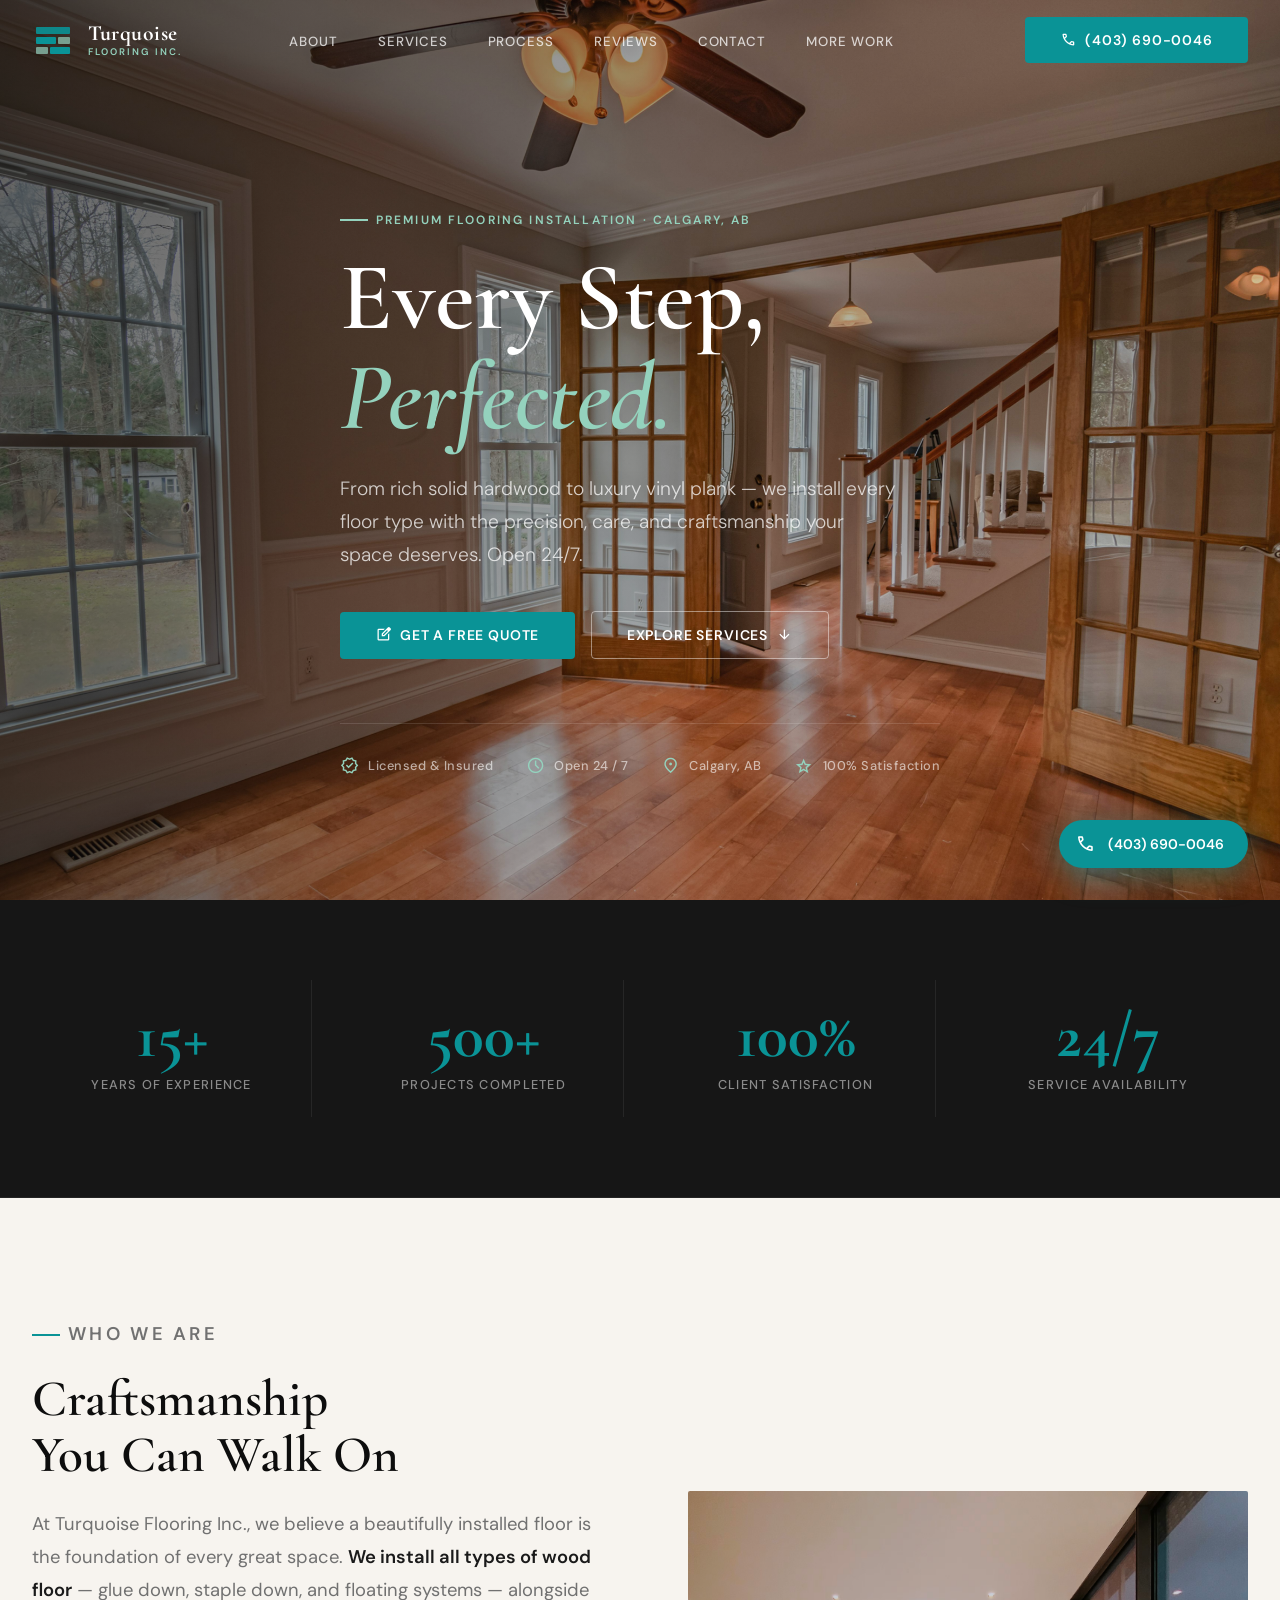
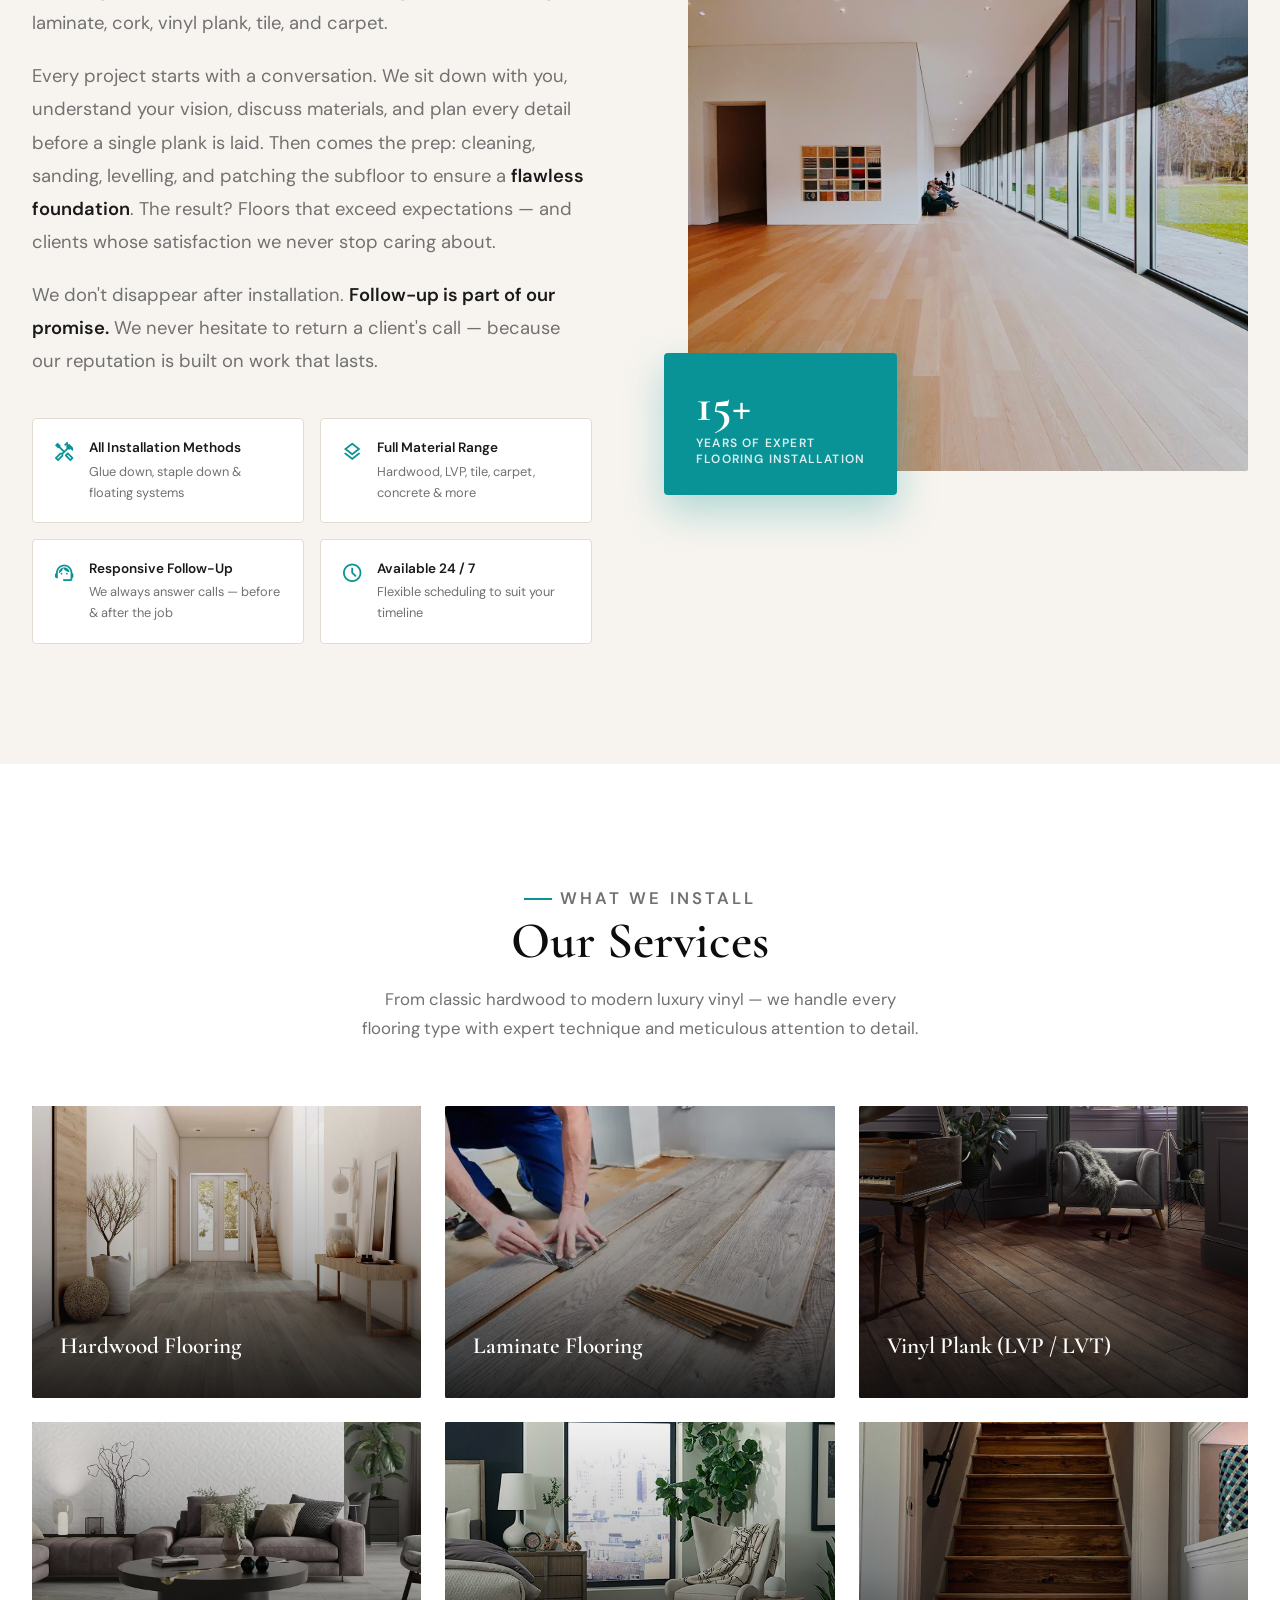
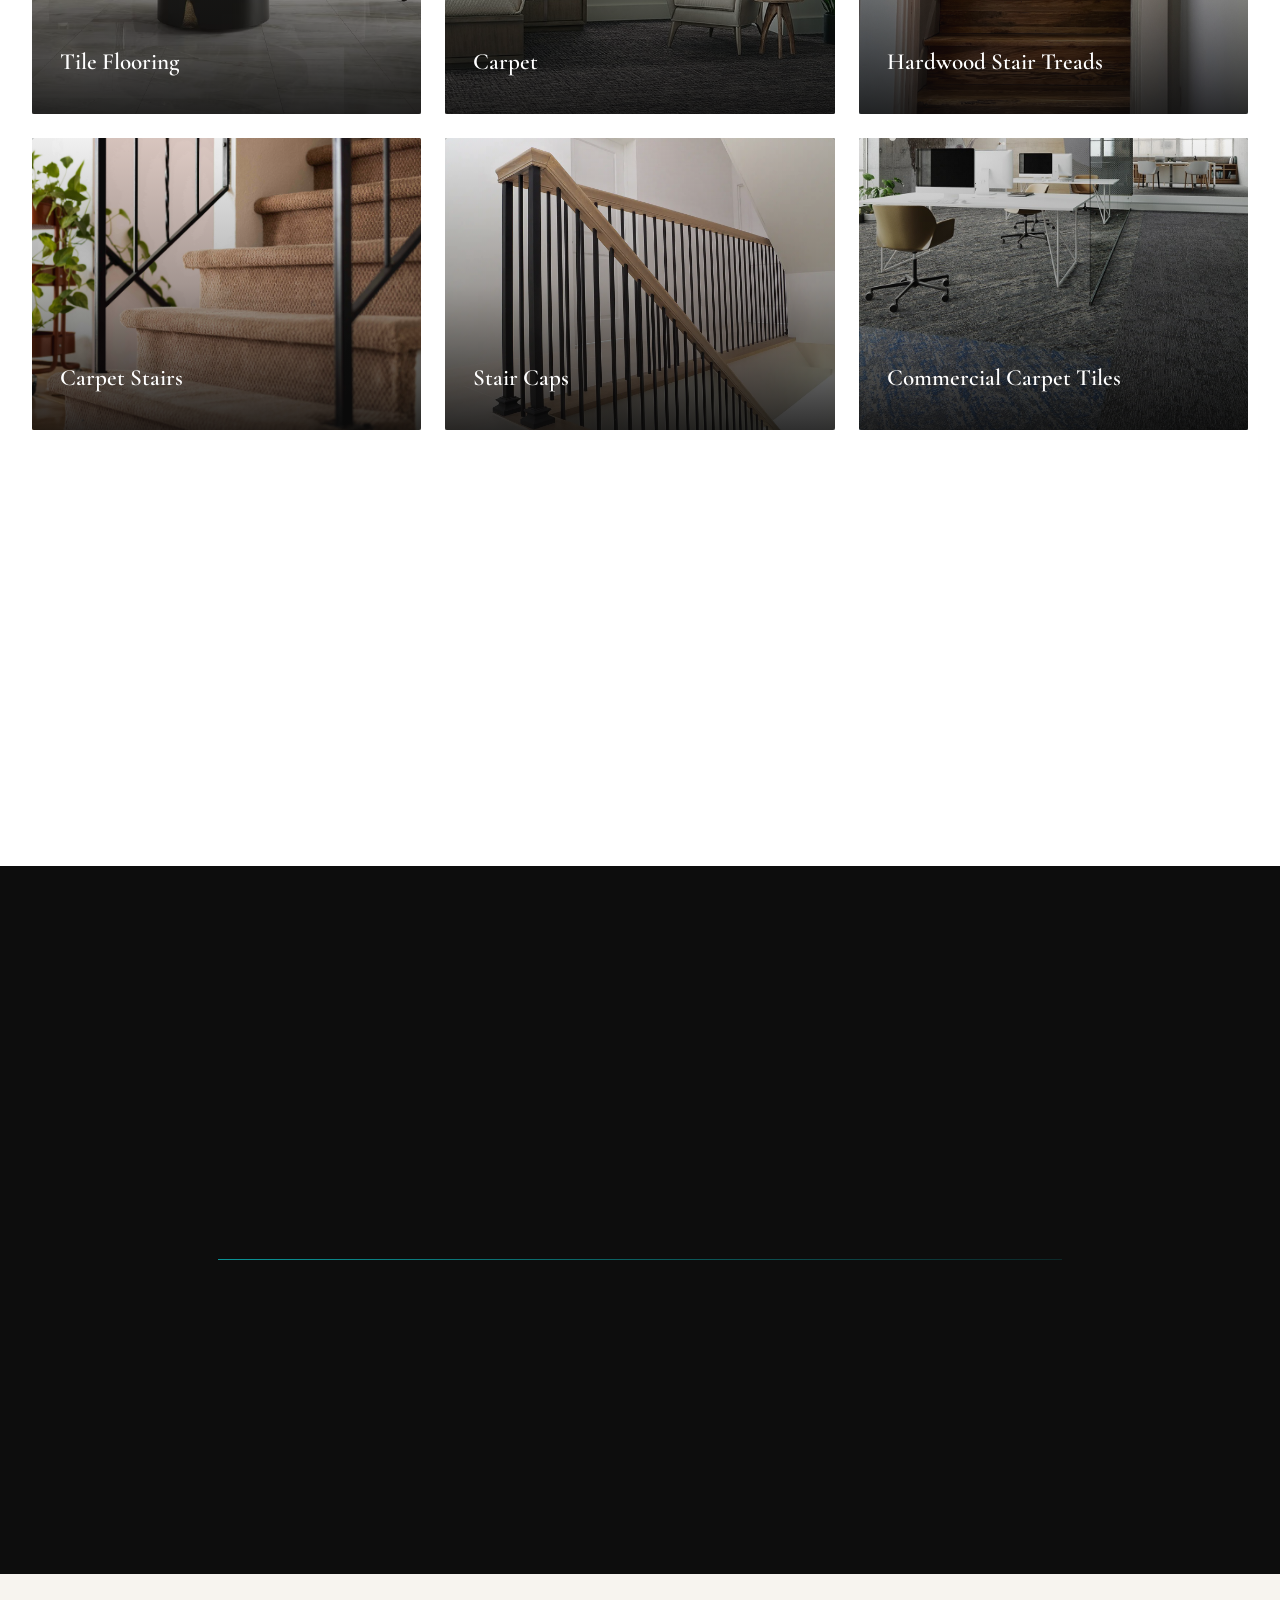
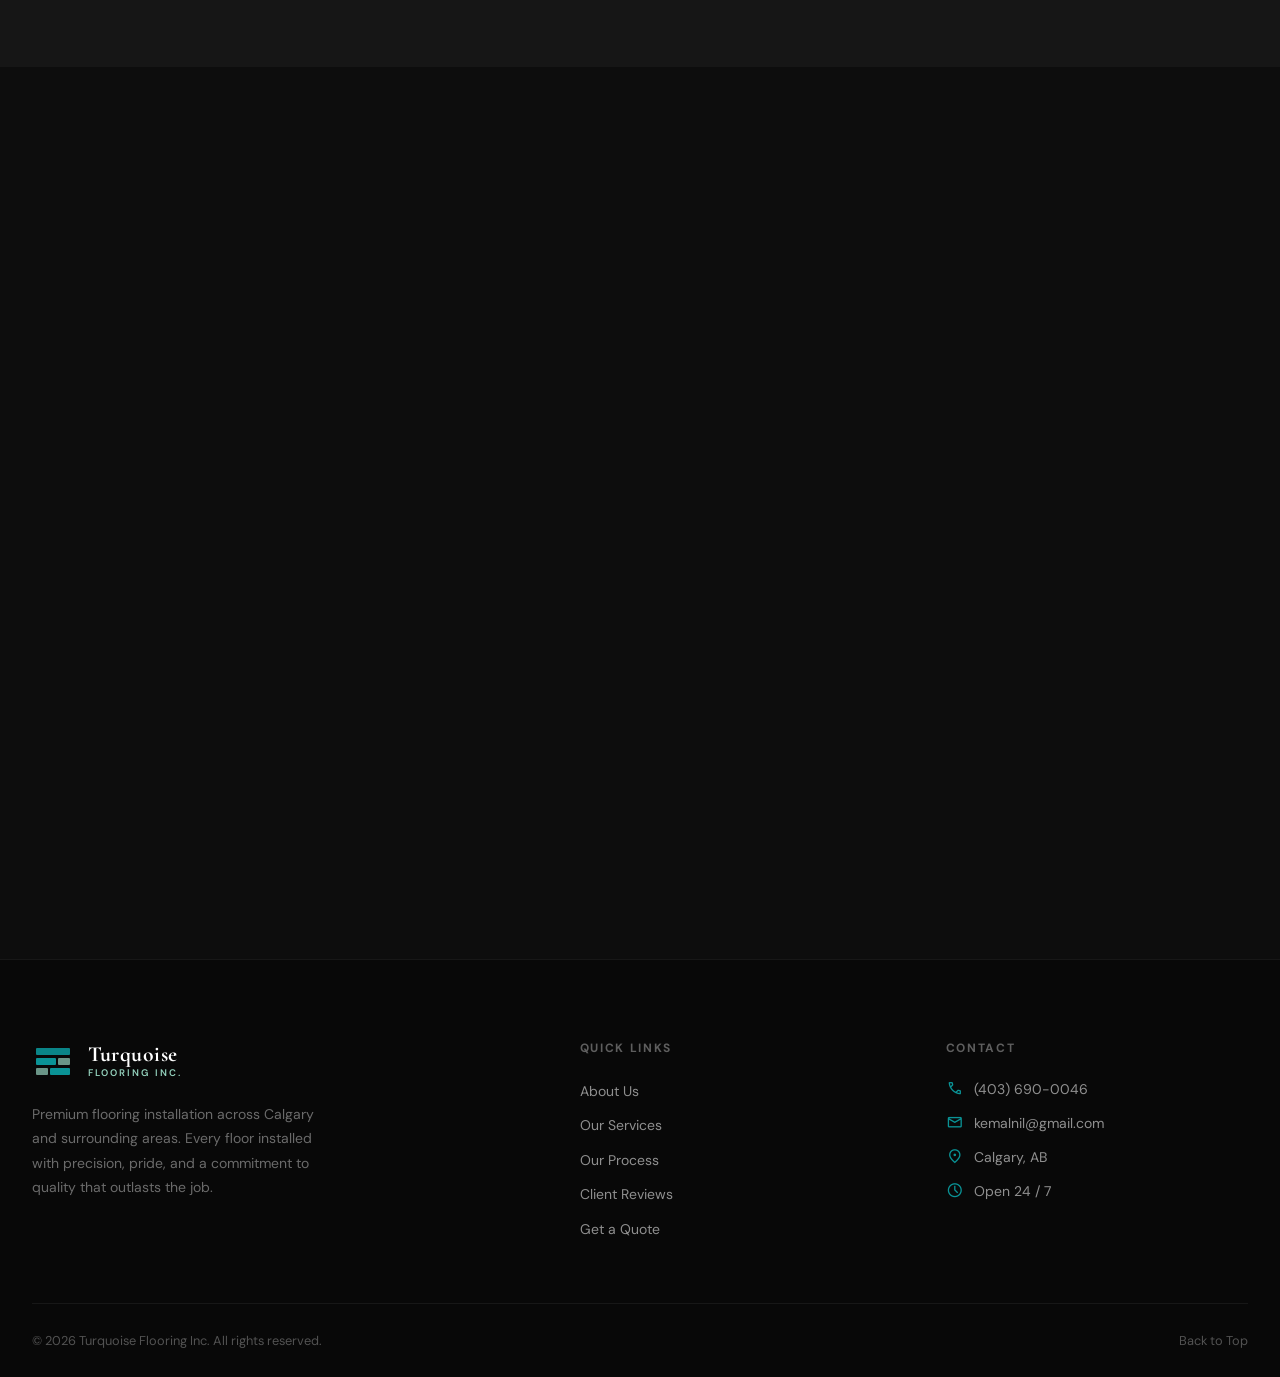
<file: index.html>
<!DOCTYPE html>
<html lang="en">
<head>
  <meta charset="UTF-8">
  <meta name="viewport" content="width=device-width, initial-scale=1.0">
  <title>Turquoise Flooring Inc. | Premium Floor Installation in Calgary</title>
  <meta name="description" content="Calgary's premium flooring specialists. Hardwood, laminate, LVP, tile, carpet and more — installed with precision. Open 24/7. Call (403) 690-0046.">
  <meta name="keywords" content="flooring installation Calgary, hardwood flooring Calgary, LVP vinyl plank Calgary, laminate flooring, carpet installation, tile flooring Calgary">

  <!-- Fonts -->
  <link rel="preconnect" href="https://fonts.googleapis.com">
  <link rel="preconnect" href="https://fonts.gstatic.com" crossorigin>
  <link href="https://fonts.googleapis.com/css2?family=Cormorant+Garamond:ital,wght@0,300;0,400;0,500;0,600;0,700;1,400;1,600&family=DM+Sans:opsz,wght@9..40,300;9..40,400;9..40,500;9..40,600&display=swap" rel="stylesheet">
  <link rel="stylesheet" href="https://fonts.googleapis.com/css2?family=Material+Symbols+Outlined:opsz,wght,FILL,GRAD@24,400,0,0">

  <link rel="stylesheet" href="styles.css">
</head>
<body>

  <!-- ===================== NAVBAR ===================== -->
  <nav id="navbar">
    <div class="nav-inner">

      <!-- Logo -->
      <a href="#hero" class="nav-logo">
        <svg class="logo-mark" viewBox="0 0 42 42" fill="none" xmlns="http://www.w3.org/2000/svg">
          <!-- Floor plank mark -->
          <rect x="4" y="8" width="34" height="7" rx="1" fill="#0a9396" opacity="0.9"/>
          <rect x="4" y="18" width="20" height="7" rx="1" fill="#0a9396"/>
          <rect x="26" y="18" width="12" height="7" rx="1" fill="#94d2bd" opacity="0.7"/>
          <rect x="4" y="28" width="12" height="7" rx="1" fill="#94d2bd" opacity="0.7"/>
          <rect x="18" y="28" width="20" height="7" rx="1" fill="#0a9396"/>
        </svg>
        <div class="logo-text">
          <span class="logo-name">Turquoise</span>
          <span class="logo-sub">Flooring Inc.</span>
        </div>
      </a>

      <!-- Desktop nav -->
      <ul class="nav-links">
        <li><a href="#about">About</a></li>
        <li><a href="#services">Services</a></li>
        <li><a href="#process">Process</a></li>
        <li><a href="#testimonials">Reviews</a></li>
        <li><a href="#contact">Contact</a></li>
        <li><a href="more-work.html">More Work</a></li>
      </ul>
      <a href="tel:4036900046" class="btn-primary nav-cta">
        <span class="material-symbols-outlined" style="font-size:1.05rem">call</span>
        (403) 690-0046
      </a>

      <!-- Hamburger -->
      <button class="hamburger" id="hamburger" aria-label="Toggle menu">
        <span></span><span></span><span></span>
      </button>
    </div>
  </nav>

  <!-- Mobile menu -->
  <div class="mobile-menu" id="mobileMenu">
    <a href="#about"         onclick="closeMobile()">About</a>
    <a href="#services"      onclick="closeMobile()">Services</a>
    <a href="#process"       onclick="closeMobile()">Process</a>
    <a href="#testimonials"  onclick="closeMobile()">Reviews</a>
    <a href="#contact"       onclick="closeMobile()">Contact</a>
    <a href="more-work.html" onclick="closeMobile()">More Work</a>
    <a href="tel:4036900046" class="btn-primary" onclick="closeMobile()">(403) 690-0046</a>
  </div>

  <!-- ===================== HERO ===================== -->
  <section id="hero">
    <div class="hero-bg" id="heroBg"></div>

    <div class="container">
      <div class="hero-content">
        <p class="section-eyebrow reveal">Premium Flooring Installation · Calgary, AB</p>

        <h1 class="hero-title reveal reveal-delay-1">
          Every Step,<br><em>Perfected.</em>
        </h1>

        <p class="hero-sub reveal reveal-delay-2">
          From rich solid hardwood to luxury vinyl plank — we install every floor type
          with the precision, care, and craftsmanship your space deserves. Open 24/7.
        </p>

        <div class="hero-ctas reveal reveal-delay-3">
          <a href="#contact" class="btn-primary">
            <span class="material-symbols-outlined" style="font-size:1.05rem">edit_square</span>
            Get a Free Quote
          </a>
          <a href="#services" class="btn-ghost">
            Explore Services
            <span class="material-symbols-outlined" style="font-size:1.05rem">arrow_downward</span>
          </a>
        </div>

        <div class="hero-badges reveal reveal-delay-4">
          <span class="hero-badge">
            <span class="material-symbols-outlined">verified</span>
            Licensed & Insured
          </span>
          <span class="hero-badge">
            <span class="material-symbols-outlined">schedule</span>
            Open 24 / 7
          </span>
          <span class="hero-badge">
            <span class="material-symbols-outlined">location_on</span>
            Calgary, AB
          </span>
          <span class="hero-badge">
            <span class="material-symbols-outlined">star</span>
            100% Satisfaction
          </span>
        </div>
      </div>
    </div>

  </section>

  <!-- ===================== STATS ===================== -->
  <section id="stats">
    <div class="container">
      <div class="stats-grid">
        <div class="stat-item reveal">
          <div class="stat-number"><span class="counter" data-target="15">0</span>+</div>
          <div class="stat-label">Years of Experience</div>
        </div>
        <div class="stat-item reveal reveal-delay-1">
          <div class="stat-number"><span class="counter" data-target="500">0</span>+</div>
          <div class="stat-label">Projects Completed</div>
        </div>
        <div class="stat-item reveal reveal-delay-2">
          <div class="stat-number"><span class="counter" data-target="100">0</span>%</div>
          <div class="stat-label">Client Satisfaction</div>
        </div>
        <div class="stat-item reveal reveal-delay-3">
          <div class="stat-number">24/7</div>
          <div class="stat-label">Service Availability</div>
        </div>
      </div>
    </div>
  </section>

  <!-- ===================== ABOUT ===================== -->
  <section id="about">
    <div class="container">
      <div class="about-grid">

        <!-- Text -->
        <div class="about-text">
          <p class="section-eyebrow reveal">Who We Are</p>
          <h2 class="section-title reveal reveal-delay-1">
            Craftsmanship<br>You Can Walk On
          </h2>
          <p class="reveal reveal-delay-2">
            At Turquoise Flooring Inc., we believe a beautifully installed floor is the foundation of every great space.
            <strong>We install all types of wood floor</strong> — glue down, staple down, and floating systems —
            alongside laminate, cork, vinyl plank, tile, and carpet.
          </p>
          <p class="reveal reveal-delay-3">
            Every project starts with a conversation. We sit down with you, understand your vision, discuss
            materials, and plan every detail before a single plank is laid. Then comes the prep: cleaning,
            sanding, levelling, and patching the subfloor to ensure a <strong>flawless foundation</strong>.
            The result? Floors that exceed expectations — and clients whose satisfaction we never stop caring about.
          </p>
          <p class="reveal reveal-delay-3">
            We don't disappear after installation. <strong>Follow-up is part of our promise.</strong>
            We never hesitate to return a client's call — because our reputation is built on work that lasts.
          </p>

          <div class="about-pillars reveal reveal-delay-4">
            <div class="about-pillar">
              <span class="material-symbols-outlined">handyman</span>
              <div class="about-pillar-text">
                <strong>All Installation Methods</strong>
                <span>Glue down, staple down &amp; floating systems</span>
              </div>
            </div>
            <div class="about-pillar">
              <span class="material-symbols-outlined">layers</span>
              <div class="about-pillar-text">
                <strong>Full Material Range</strong>
                <span>Hardwood, LVP, tile, carpet, concrete &amp; more</span>
              </div>
            </div>
            <div class="about-pillar">
              <span class="material-symbols-outlined">support_agent</span>
              <div class="about-pillar-text">
                <strong>Responsive Follow-Up</strong>
                <span>We always answer calls — before &amp; after the job</span>
              </div>
            </div>
            <div class="about-pillar">
              <span class="material-symbols-outlined">schedule</span>
              <div class="about-pillar-text">
                <strong>Available 24 / 7</strong>
                <span>Flexible scheduling to suit your timeline</span>
              </div>
            </div>
          </div>
        </div>

        <!-- Image -->
        <div class="about-image-wrap reveal reveal-delay-2">
          <img src="images/about.jpg" alt="Turquoise Flooring craftsman at work" loading="lazy">
          <div class="about-image-badge">
            <div class="badge-num">15+</div>
            <div class="badge-txt">Years of Expert<br>Flooring Installation</div>
          </div>
        </div>

      </div>
    </div>
  </section>

  <!-- ===================== SERVICES ===================== -->
  <section id="services">
    <div class="container">

      <div class="services-header">
        <p class="section-eyebrow reveal">What We Install</p>
        <h2 class="section-title reveal reveal-delay-1">Our Services</h2>
        <p class="reveal reveal-delay-2">
          From classic hardwood to modern luxury vinyl — we handle every flooring type
          with expert technique and meticulous attention to detail.
        </p>
      </div>

      <div class="services-grid">

        <!-- 1 -->
        <div class="service-card reveal">
          <div class="service-card-img" style="background-image:url('images/laminate.jpg')"></div>
          <div class="service-card-overlay"></div>
          <div class="service-card-content">
            <div class="service-card-name">Hardwood Flooring</div>
            <div class="service-card-desc">Solid &amp; engineered hardwood installed with glue down, staple down, or floating methods for timeless elegance.</div>
          </div>
          <span class="service-card-tag">Most Popular</span>
        </div>

        <!-- 2 -->
        <div class="service-card reveal reveal-delay-1">
          <div class="service-card-img" style="background-image:url('images/hardwood.jpg')"></div>
          <div class="service-card-overlay"></div>
          <div class="service-card-content">
            <div class="service-card-name">Laminate Flooring</div>
            <div class="service-card-desc">Durable, cost-effective laminate that delivers the rich look of wood with superior scratch and moisture resistance.</div>
          </div>
        </div>

        <!-- 3 -->
        <div class="service-card reveal reveal-delay-2">
          <div class="service-card-img" style="background-image:url('images/vinyl-plank.jpg')"></div>
          <div class="service-card-overlay"></div>
          <div class="service-card-content">
            <div class="service-card-name">Vinyl Plank (LVP / LVT)</div>
            <div class="service-card-desc">100% waterproof luxury vinyl plank — ideal for kitchens, bathrooms, and high-traffic areas. Realistic wood and stone looks.</div>
          </div>
          <span class="service-card-tag">Trending</span>
        </div>

        <!-- 4 -->
        <div class="service-card reveal">
          <div class="service-card-img" style="background-image:url('images/tile.jpg')"></div>
          <div class="service-card-overlay"></div>
          <div class="service-card-content">
            <div class="service-card-name">Tile Flooring</div>
            <div class="service-card-desc">Ceramic and porcelain tile installation for kitchens, bathrooms, and entryways — precision-cut and perfectly aligned.</div>
          </div>
        </div>

        <!-- 5 -->
        <div class="service-card reveal reveal-delay-1">
          <div class="service-card-img" style="background-image:url('images/carpet.jpg')"></div>
          <div class="service-card-overlay"></div>
          <div class="service-card-content">
            <div class="service-card-name">Carpet</div>
            <div class="service-card-desc">Plush, comfortable carpet installed in bedrooms, living rooms, and basements — warm underfoot and beautifully finished.</div>
          </div>
        </div>

        <!-- 6 -->
        <div class="service-card reveal reveal-delay-2">
          <div class="service-card-img" style="background-image:url('images/stair-treads.jpg')"></div>
          <div class="service-card-overlay"></div>
          <div class="service-card-content">
            <div class="service-card-name">Hardwood Stair Treads</div>
            <div class="service-card-desc">Custom-fitted solid hardwood treads that give your staircase a refined, high-end finish that lasts decades.</div>
          </div>
        </div>

        <!-- 7 -->
        <div class="service-card reveal">
          <div class="service-card-img" style="background-image:url('images/carpet-stairs.jpg')"></div>
          <div class="service-card-overlay"></div>
          <div class="service-card-content">
            <div class="service-card-name">Carpet Stairs</div>
            <div class="service-card-desc">Professionally fitted stair carpet — safer underfoot, noise-reducing, and available in a wide range of styles and fibres.</div>
          </div>
        </div>

        <!-- 8 -->
        <div class="service-card reveal reveal-delay-1">
          <div class="service-card-img" style="background-image:url('images/stair-caps.jpg')"></div>
          <div class="service-card-overlay"></div>
          <div class="service-card-content">
            <div class="service-card-name">Stair Caps</div>
            <div class="service-card-desc">Clean, precise stair cap installation that seamlessly transitions flooring from room level down to each step edge.</div>
          </div>
        </div>

        <!-- 9 -->
        <div class="service-card reveal reveal-delay-2">
          <div class="service-card-img" style="background-image:url('images/commercial-carpet.jpg')"></div>
          <div class="service-card-overlay"></div>
          <div class="service-card-content">
            <div class="service-card-name">Commercial Carpet Tiles</div>
            <div class="service-card-desc">Modular carpet tile systems for offices, retail spaces, and commercial environments — easy maintenance and replacement.</div>
          </div>
          <span class="service-card-tag">Commercial</span>
        </div>

        <!-- 10 — centered in last row -->
        <div class="service-card reveal">
          <div class="service-card-img" style="background-image:url('images/vinyl-sheet.jpg')"></div>
          <div class="service-card-overlay"></div>
          <div class="service-card-content">
            <div class="service-card-name">Vinyl Sheet Flooring</div>
            <div class="service-card-desc">Seamless, fully waterproof vinyl sheet — an ideal solution for utility rooms, basements, and commercial applications.</div>
          </div>
        </div>


      </div><!-- /services-grid -->
    </div>
  </section>

  <!-- ===================== PROCESS ===================== -->
  <section id="process">
    <div class="container">

      <div class="process-header">
        <p class="section-eyebrow reveal">How We Work</p>
        <h2 class="section-title reveal reveal-delay-1">Our Installation Process</h2>
        <p class="reveal reveal-delay-2">
          A proven four-step approach that ensures every project is delivered on time,
          on budget, and beyond expectation.
        </p>
      </div>

      <div class="process-steps">

        <div class="process-step reveal">
          <div class="step-number">01</div>
          <h3 class="step-title">Consultation</h3>
          <p class="step-desc">We discuss your space, style preferences, budget, and timeline. Every detail is documented so nothing is left to chance.</p>
        </div>

        <div class="process-step reveal reveal-delay-1">
          <div class="step-number">02</div>
          <h3 class="step-title">Planning &amp; Materials</h3>
          <p class="step-desc">We help you select the perfect flooring material and organize all supplies before work begins — zero surprises on install day.</p>
        </div>

        <div class="process-step reveal reveal-delay-2">
          <div class="step-number">03</div>
          <h3 class="step-title">Subfloor Preparation</h3>
          <p class="step-desc">Thorough cleaning, sanding, levelling, and patching creates a flawless base. This step is the secret behind a floor that lasts.</p>
        </div>

        <div class="process-step reveal reveal-delay-3">
          <div class="step-number">04</div>
          <h3 class="step-title">Installation &amp; Follow-Up</h3>
          <p class="step-desc">Expert installation with a quality check at every row. After completion, we stay available — our work doesn't end at the door.</p>
        </div>

      </div>
    </div>
  </section>

  <!-- ===================== WHY US ===================== -->
  <section id="why-us">
    <div class="container">

      <div class="why-header">
        <p class="section-eyebrow reveal">Why Choose Us</p>
        <h2 class="section-title reveal reveal-delay-1">The Turquoise Difference</h2>
      </div>

      <div class="why-grid">

        <div class="why-card reveal">
          <div class="why-icon">
            <span class="material-symbols-outlined">military_tech</span>
          </div>
          <h3>Master Craftsmanship</h3>
          <p>With over 15 years of hands-on experience, our team has the expertise to handle any flooring challenge — from intricate herringbone hardwood patterns to large-format polished concrete pours.</p>
        </div>

        <div class="why-card reveal reveal-delay-1">
          <div class="why-icon">
            <span class="material-symbols-outlined">precision_manufacturing</span>
          </div>
          <h3>Subfloor-First Mindset</h3>
          <p>Most flooring failures trace back to a rushed subfloor prep. We refuse to cut corners here. Every surface is cleaned, levelled, and inspected before the first plank is ever placed.</p>
        </div>

        <div class="why-card reveal reveal-delay-2">
          <div class="why-icon">
            <span class="material-symbols-outlined">support_agent</span>
          </div>
          <h3>Always Reachable</h3>
          <p>We are open 24/7 and we mean it. Questions before the job, concerns during, or follow-up calls after — we pick up the phone. Our reputation is built on never going quiet after the install.</p>
        </div>

      </div>
    </div>
  </section>

  <!-- ===================== TESTIMONIALS ===================== -->
  <section id="testimonials">
    <div class="container">

      <div class="testimonials-header">
        <p class="section-eyebrow reveal">Client Reviews</p>
        <h2 class="section-title reveal reveal-delay-1">What Our Clients Say</h2>
      </div>

      <div class="testimonials-grid">

        <div class="testimonial-card reveal">
          <div class="quote-mark">"</div>
          <div class="stars">
            <span>★</span><span>★</span><span>★</span><span>★</span><span>★</span>
          </div>
          <p class="testimonial-text">
            Very pleasant and hardworking. Excellent results even in complicated or small spaces.
            Very respectful and totally fair. When Kemal inadvertently took my almost-empty masking
            tape roll, he made a point of returning it! We made a point of ensuring our daughter
            uses Kemal to do her upcoming wood floor replacement.
          </p>
          <div class="testimonial-author">
            <div class="author-avatar">B</div>
            <div>
              <div class="author-name">Barry L.</div>
              <div class="author-project">Hardwood Flooring, Calgary</div>
            </div>
          </div>
        </div>

        <div class="testimonial-card reveal reveal-delay-1">
          <div class="quote-mark">"</div>
          <div class="stars">
            <span>★</span><span>★</span><span>★</span><span>★</span><span>★</span>
          </div>
          <p class="testimonial-text">
            Kemal did a fantastic job for us. We supplied the hard wood and he was kind enough
            to order and bring a high quality underlay from a business associate of his.
            He was very kind and respectful and treated our home and pets with care.
            I would (and have) highly recommended Turquoise Flooring to my family, friends and coworkers.
          </p>
          <div class="testimonial-author">
            <div class="author-avatar">R</div>
            <div>
              <div class="author-name">Robb S.</div>
              <div class="author-project">Hardwood Flooring, Calgary</div>
            </div>
          </div>
        </div>

        <div class="testimonial-card reveal reveal-delay-2">
          <div class="quote-mark">"</div>
          <div class="stars">
            <span>★</span><span>★</span><span>★</span><span>★</span><span>★</span>
          </div>
          <p class="testimonial-text">
            Had hardwood stair treads and carpet stairs done. The attention to detail on the transitions
            was incredible. Two weeks after installation I noticed a small squeak — called them and they
            came back the next day, no charge. That follow-up commitment is rare. Won't use anyone else.
          </p>
          <div class="testimonial-author">
            <div class="author-avatar">P</div>
            <div>
              <div class="author-name">Priya K.</div>
              <div class="author-project">Stair Treads &amp; Carpet Stairs, Calgary</div>
            </div>
          </div>
        </div>

      </div>
    </div>
  </section>

  <!-- ===================== CONTACT ===================== -->
  <section id="contact">
    <div class="container">
      <div class="contact-grid">

        <!-- Info -->
        <div class="contact-info">
          <p class="section-eyebrow reveal">Get in Touch</p>
          <h2 class="section-title reveal reveal-delay-1">
            Ready to Transform<br>Your Space?
          </h2>
          <p class="reveal reveal-delay-2">
            Tell us about your project and we'll get back to you with a free, no-obligation quote.
            We're available 24/7 — call, email, or fill out the form.
          </p>

          <div class="contact-details reveal reveal-delay-3">

            <div class="contact-detail">
              <div class="contact-detail-icon">
                <span class="material-symbols-outlined">call</span>
              </div>
              <div>
                <div class="contact-detail-label">Phone</div>
                <div class="contact-detail-value">
                  <a href="tel:4036900046">(403) 690-0046</a>
                </div>
              </div>
            </div>

            <div class="contact-detail">
              <div class="contact-detail-icon">
                <span class="material-symbols-outlined">mail</span>
              </div>
              <div>
                <div class="contact-detail-label">Email</div>
                <div class="contact-detail-value">
                  <a href="mailto:kemalnil@gmail.com">kemalnil@gmail.com</a>
                </div>
              </div>
            </div>

            <div class="contact-detail">
              <div class="contact-detail-icon">
                <span class="material-symbols-outlined">location_on</span>
              </div>
              <div>
                <div class="contact-detail-label">Service Area</div>
                <div class="contact-detail-value">Calgary &amp; Surrounding Area, AB</div>
              </div>
            </div>

            <div class="contact-detail">
              <div class="contact-detail-icon">
                <span class="material-symbols-outlined">schedule</span>
              </div>
              <div>
                <div class="contact-detail-label">Hours</div>
                <div class="contact-detail-value">Open 24 / 7 — Always Available</div>
              </div>
            </div>

          </div>
        </div>

        <!-- Form -->
        <div class="contact-form-wrap reveal reveal-delay-2">
          <h3 class="form-title">Request a Free Quote</h3>

          <form id="quoteForm" novalidate>
            <div class="form-row">
              <div class="form-group">
                <label for="name">Full Name</label>
                <input type="text" id="name" name="name" placeholder="John Smith" required>
              </div>
              <div class="form-group">
                <label for="phone">Phone Number</label>
                <input type="tel" id="phone" name="phone" placeholder="(403) 000-0000" required>
              </div>
            </div>

            <div class="form-group">
              <label for="email">Email Address</label>
              <input type="email" id="email" name="email" placeholder="you@example.com" required>
            </div>

            <div class="form-group">
              <label for="service">Service Needed</label>
              <select id="service" name="service" required>
                <option value="" disabled selected>Select a service…</option>
                <option>Hardwood Flooring (Solid or Engineered)</option>
                <option>Laminate Flooring</option>
                <option>Vinyl Plank (LVP / LVT)</option>
                <option>Tile (Ceramic or Porcelain)</option>
                <option>Carpet</option>
                <option>Hardwood Stair Treads</option>
                <option>Carpet Stairs</option>
                <option>Stair Caps</option>
                <option>Commercial Carpet Tiles</option>
                <option>Vinyl Sheet Flooring</option>
                <option>Other / Not Sure Yet</option>
              </select>
            </div>

            <div class="form-group">
              <label for="message">Project Details</label>
              <textarea id="message" name="message" placeholder="Tell us about your project — room size, current floor type, timeline, any questions…"></textarea>
            </div>

            <button type="submit" class="form-submit" id="formSubmit">
              <span class="material-symbols-outlined" style="font-size:1.1rem">send</span>
              Send My Quote Request
            </button>

            <div class="form-message" id="formMessage"></div>
          </form>
        </div>

      </div>
    </div>
  </section>

  <!-- ===================== FOOTER ===================== -->
  <footer>
    <div class="container">
      <div class="footer-top">

        <!-- Brand -->
        <div class="footer-brand">
          <a href="#hero" class="nav-logo">
            <svg class="logo-mark" viewBox="0 0 42 42" fill="none" xmlns="http://www.w3.org/2000/svg">
              <rect x="4" y="8" width="34" height="7" rx="1" fill="#0a9396" opacity="0.9"/>
              <rect x="4" y="18" width="20" height="7" rx="1" fill="#0a9396"/>
              <rect x="26" y="18" width="12" height="7" rx="1" fill="#94d2bd" opacity="0.7"/>
              <rect x="4" y="28" width="12" height="7" rx="1" fill="#94d2bd" opacity="0.7"/>
              <rect x="18" y="28" width="20" height="7" rx="1" fill="#0a9396"/>
            </svg>
            <div class="logo-text">
              <span class="logo-name">Turquoise</span>
              <span class="logo-sub">Flooring Inc.</span>
            </div>
          </a>
          <p>
            Premium flooring installation across Calgary and surrounding areas.
            Every floor installed with precision, pride, and a commitment to
            quality that outlasts the job.
          </p>
        </div>

        <!-- Nav -->
        <div class="footer-col">
          <h4>Quick Links</h4>
          <ul>
            <li><a href="#about">About Us</a></li>
            <li><a href="#services">Our Services</a></li>
            <li><a href="#process">Our Process</a></li>
            <li><a href="#testimonials">Client Reviews</a></li>
            <li><a href="#contact">Get a Quote</a></li>
          </ul>
        </div>

        <!-- Contact -->
        <div class="footer-col">
          <h4>Contact</h4>
          <div class="footer-contact-list">
            <div class="footer-contact-item">
              <span class="material-symbols-outlined">call</span>
              <a href="tel:4036900046">(403) 690-0046</a>
            </div>
            <div class="footer-contact-item">
              <span class="material-symbols-outlined">mail</span>
              <a href="mailto:kemalnil@gmail.com">kemalnil@gmail.com</a>
            </div>
            <div class="footer-contact-item">
              <span class="material-symbols-outlined">location_on</span>
              <span>Calgary, AB</span>
            </div>
            <div class="footer-contact-item">
              <span class="material-symbols-outlined">schedule</span>
              <span>Open 24 / 7</span>
            </div>
          </div>
        </div>

      </div><!-- /footer-top -->

      <div class="footer-bottom">
        <p>&copy; <span id="year"></span> Turquoise Flooring Inc. All rights reserved.</p>
        <div class="footer-bottom-right">
          <a href="#hero">Back to Top</a>
        </div>
      </div>
    </div>
  </footer>

  <!-- Floating Call Button -->
  <a href="tel:4036900046" class="float-call" aria-label="Call us">
    <span class="material-symbols-outlined">call</span>
    <span class="label">(403) 690-0046</span>
  </a>

  <script src="script.js"></script>
</body>
</html>
</file>
<file: styles.css>
/* ============================================
   TURQUOISE FLOORING INC. — PREMIUM STYLES
   ============================================ */

/* ---------- DESIGN TOKENS ---------- */
:root {
  --turquoise:       #0a9396;
  --turquoise-dark:  #077275;
  --turquoise-light: #94d2bd;
  --dark:            #0d0d0d;
  --charcoal:        #161616;
  --card-bg:         #1e1e1e;
  --surface:         #f7f4ef;
  --white:           #ffffff;
  --gold:            #c4a76b;
  --text:            #1a1a1a;
  --text-muted:      #717171;
  --border:          #e2dbd0;

  --font-display: 'Cormorant Garamond', Georgia, serif;
  --font-body:    'DM Sans', system-ui, sans-serif;

  --nav-h:    80px;
  --section-pad: 120px;
  --radius:   4px;
  --gap:      1.5rem;

  --ease: cubic-bezier(0.25, 0.46, 0.45, 0.94);
}

/* ---------- RESET & BASE ---------- */
*, *::before, *::after { box-sizing: border-box; margin: 0; padding: 0; }

html { scroll-behavior: smooth; font-size: 16px; }

body {
  font-family: var(--font-body);
  color: var(--text);
  background: var(--white);
  overflow-x: hidden;
  -webkit-font-smoothing: antialiased;
}

img { display: block; max-width: 100%; }
a  { text-decoration: none; color: inherit; }
ul { list-style: none; }
button { cursor: pointer; border: none; background: none; font-family: inherit; }

/* ---------- UTILITY ---------- */
.container {
  max-width: 1280px;
  margin-inline: auto;
  padding-inline: 2rem;
}

.section-eyebrow {
  display: inline-flex;
  align-items: center;
  gap: .5rem;
  font-family: var(--font-body);
  font-size: .75rem;
  font-weight: 600;
  letter-spacing: .18em;
  text-transform: uppercase;
  color: var(--turquoise);
  margin-bottom: 1.25rem;
}
.section-eyebrow::before {
  content: '';
  display: block;
  width: 28px;
  height: 2px;
  background: var(--turquoise);
}

.section-title {
  font-family: var(--font-display);
  font-weight: 600;
  line-height: 1.1;
}

.btn-primary {
  display: inline-flex;
  align-items: center;
  gap: .5rem;
  padding: .9rem 2.2rem;
  background: var(--turquoise);
  color: var(--white);
  font-family: var(--font-body);
  font-size: .875rem;
  font-weight: 600;
  letter-spacing: .06em;
  text-transform: uppercase;
  border-radius: var(--radius);
  transition: background .25s var(--ease), transform .2s var(--ease), box-shadow .25s var(--ease);
}
.btn-primary:hover {
  background: var(--turquoise-dark);
  transform: translateY(-2px);
  box-shadow: 0 8px 24px rgba(10,147,150,.35);
}

.btn-ghost {
  display: inline-flex;
  align-items: center;
  gap: .5rem;
  padding: .875rem 2.2rem;
  border: 1.5px solid rgba(255,255,255,.45);
  color: var(--white);
  font-size: .875rem;
  font-weight: 600;
  letter-spacing: .06em;
  text-transform: uppercase;
  border-radius: var(--radius);
  transition: border-color .25s, background .25s, transform .2s var(--ease);
}
.btn-ghost:hover {
  border-color: var(--white);
  background: rgba(255,255,255,.1);
  transform: translateY(-2px);
}

/* reveal on scroll */
.reveal {
  opacity: 0;
  transform: translateY(36px);
  transition: opacity .7s var(--ease), transform .7s var(--ease);
}
.reveal.visible {
  opacity: 1;
  transform: translateY(0);
}
.reveal-delay-1 { transition-delay: .1s; }
.reveal-delay-2 { transition-delay: .2s; }
.reveal-delay-3 { transition-delay: .3s; }
.reveal-delay-4 { transition-delay: .4s; }
.reveal-delay-5 { transition-delay: .5s; }

/* ============================================================
   NAVBAR
   ============================================================ */
#navbar {
  position: fixed;
  top: 0; left: 0; right: 0;
  z-index: 1000;
  height: var(--nav-h);
  display: flex;
  align-items: center;
  transition: background .35s var(--ease), box-shadow .35s var(--ease), height .3s var(--ease);
}
#navbar.scrolled {
  background: rgba(13, 13, 13, .94);
  backdrop-filter: blur(18px) saturate(1.5);
  -webkit-backdrop-filter: blur(18px) saturate(1.5);
  box-shadow: 0 1px 0 rgba(255,255,255,.06);
  height: 68px;
}

.nav-inner {
  display: flex;
  align-items: center;
  justify-content: space-between;
  width: 100%;
  max-width: 1280px;
  margin-inline: auto;
  padding-inline: 2rem;
}

/* Logo */
.nav-logo {
  display: flex;
  align-items: center;
  gap: .85rem;
  flex-shrink: 0;
}
.logo-mark {
  width: 42px;
  height: 42px;
  flex-shrink: 0;
}
.logo-text {
  display: flex;
  flex-direction: column;
  line-height: 1;
}
.logo-name {
  font-family: var(--font-display);
  font-size: 1.35rem;
  font-weight: 700;
  color: var(--white);
  letter-spacing: .02em;
}
.logo-sub {
  font-size: .6rem;
  font-weight: 600;
  letter-spacing: .22em;
  text-transform: uppercase;
  color: var(--turquoise-light);
  margin-top: .15rem;
}

/* Nav links */
.nav-links {
  display: flex;
  align-items: center;
  gap: 2.5rem;
}
.nav-links a {
  font-size: .83rem;
  font-weight: 500;
  letter-spacing: .07em;
  text-transform: uppercase;
  color: rgba(255,255,255,.75);
  position: relative;
  transition: color .25s;
}
.nav-links a::after {
  content: '';
  position: absolute;
  bottom: -4px; left: 0; right: 0;
  height: 1.5px;
  background: var(--turquoise);
  transform: scaleX(0);
  transform-origin: left;
  transition: transform .3s var(--ease);
}
.nav-links a:hover { color: var(--white); }
.nav-links a:hover::after { transform: scaleX(1); }

.nav-cta { margin-left: 1.5rem; }

/* Hamburger */
.hamburger {
  display: none;
  flex-direction: column;
  gap: 5px;
  padding: 6px;
}
.hamburger span {
  display: block;
  width: 26px;
  height: 2px;
  background: var(--white);
  transition: transform .3s var(--ease), opacity .3s;
}
.hamburger.open span:nth-child(1) { transform: translateY(7px) rotate(45deg); }
.hamburger.open span:nth-child(2) { opacity: 0; }
.hamburger.open span:nth-child(3) { transform: translateY(-7px) rotate(-45deg); }

/* Mobile menu */
.mobile-menu {
  display: none;
  position: fixed;
  inset: var(--nav-h) 0 0 0;
  background: rgba(13,13,13,.97);
  backdrop-filter: blur(20px);
  z-index: 999;
  flex-direction: column;
  align-items: center;
  justify-content: center;
  gap: 2.5rem;
  opacity: 0;
  pointer-events: none;
  transition: opacity .35s var(--ease);
}
.mobile-menu.open {
  display: flex;
  opacity: 1;
  pointer-events: auto;
}
.mobile-menu a {
  font-family: var(--font-display);
  font-size: 2rem;
  font-weight: 500;
  color: var(--white);
  transition: color .25s;
}
.mobile-menu a:hover { color: var(--turquoise); }

/* ============================================================
   HERO
   ============================================================ */
#hero {
  position: relative;
  min-height: 100vh;
  display: flex;
  align-items: center;
  overflow: hidden;
}

.hero-bg {
  position: absolute;
  inset: 0;
  background-image: url('images/turquoise-5992.jpg');
  background-size: cover;
  background-position: center;
  background-color: #1a2e2e;
}
.hero-bg::after {
  content: '';
  position: absolute;
  inset: 0;
  background: linear-gradient(
    100deg,
    rgba(13,13,13,.62) 0%,
    rgba(13,13,13,.38) 50%,
    rgba(13,13,13,.15) 100%
  );
}

.hero-content {
  position: relative;
  z-index: 2;
  max-width: 780px;
  padding-top: var(--nav-h);
}
.hero-content .section-eyebrow { color: var(--turquoise-light); }
.hero-content .section-eyebrow::before { background: var(--turquoise-light); }

.hero-title {
  font-family: var(--font-display);
  font-size: clamp(3.2rem, 7.5vw, 6rem);
  font-weight: 600;
  line-height: 1.05;
  color: var(--white);
  margin-bottom: 1.5rem;
}
.hero-title em {
  font-style: italic;
  color: var(--turquoise-light);
}

.hero-sub {
  font-size: clamp(1rem, 1.5vw, 1.2rem);
  font-weight: 300;
  line-height: 1.7;
  color: rgba(255,255,255,.75);
  max-width: 560px;
  margin-bottom: 2.5rem;
}

.hero-ctas {
  display: flex;
  align-items: center;
  gap: 1rem;
  flex-wrap: wrap;
}

.hero-badges {
  display: flex;
  align-items: center;
  gap: 2rem;
  margin-top: 4rem;
  padding-top: 2rem;
  border-top: 1px solid rgba(255,255,255,.12);
}
.hero-badge {
  display: flex;
  align-items: center;
  gap: .6rem;
  font-size: .8rem;
  font-weight: 500;
  letter-spacing: .04em;
  color: rgba(255,255,255,.6);
}
.hero-badge .material-symbols-outlined {
  font-size: 1.2rem;
  color: var(--turquoise-light);
}


/* ============================================================
   STATS BAR
   ============================================================ */
#stats {
  background: var(--charcoal);
  padding: 80px 0;
  border-bottom: 1px solid rgba(255,255,255,.06);
}

.stats-grid {
  display: grid;
  grid-template-columns: repeat(4, 1fr);
  gap: 2rem;
}

.stat-item {
  text-align: center;
  padding: 1.5rem;
  border-right: 1px solid rgba(255,255,255,.07);
}
.stat-item:last-child { border-right: none; }

.stat-number {
  font-family: var(--font-display);
  font-size: clamp(2.8rem, 5vw, 4rem);
  font-weight: 700;
  color: var(--turquoise);
  line-height: 1;
  margin-bottom: .5rem;
}

.stat-label {
  font-size: .8rem;
  font-weight: 500;
  letter-spacing: .1em;
  text-transform: uppercase;
  color: rgba(255,255,255,.5);
}

/* ============================================================
   ABOUT
   ============================================================ */
#about {
  padding: var(--section-pad) 0;
  background: var(--surface);
}

.about-grid {
  display: grid;
  grid-template-columns: 1fr 1fr;
  gap: 6rem;
  align-items: center;
}

.about-text .section-title {
  font-size: clamp(2.4rem, 4vw, 3.4rem);
  color: var(--dark);
  margin-bottom: 1.5rem;
}
.about-text p {
  font-size: 1.15rem;
  line-height: 1.8;
  color: var(--text-muted);
  margin-bottom: 1.25rem;
}
.about-text p strong { color: var(--text); font-weight: 600; }

.about-pillars {
  display: grid;
  grid-template-columns: 1fr 1fr;
  gap: 1rem;
  margin-top: 2.5rem;
}
.about-pillar {
  display: flex;
  align-items: flex-start;
  gap: .85rem;
  padding: 1.25rem;
  background: var(--white);
  border: 1px solid var(--border);
  border-radius: var(--radius);
}
.about-pillar .material-symbols-outlined {
  font-size: 1.4rem;
  color: var(--turquoise);
  flex-shrink: 0;
  margin-top: 2px;
}
.about-pillar-text strong {
  display: block;
  font-size: .85rem;
  font-weight: 600;
  color: var(--text);
  margin-bottom: .2rem;
}
.about-pillar-text span {
  font-size: .8rem;
  color: var(--text-muted);
  line-height: 1.5;
}

.about-image-wrap {
  position: relative;
}
.about-image-wrap img {
  width: 100%;
  height: 580px;
  object-fit: cover;
  border-radius: 2px;
  background-color: #2a3a3a;
}
.about-image-badge {
  position: absolute;
  bottom: -24px;
  left: -24px;
  background: var(--turquoise);
  color: var(--white);
  padding: 1.75rem 2rem;
  border-radius: var(--radius);
  box-shadow: 0 16px 40px rgba(10,147,150,.3);
}
.badge-num {
  font-family: var(--font-display);
  font-size: 3rem;
  font-weight: 700;
  line-height: 1;
}
.badge-txt {
  font-size: .75rem;
  font-weight: 600;
  letter-spacing: .1em;
  text-transform: uppercase;
  opacity: .85;
  margin-top: .35rem;
}

/* ============================================================
   SERVICES
   ============================================================ */
#services {
  padding: var(--section-pad) 0;
  background: var(--white);
}

.services-header {
  text-align: center;
  margin-bottom: 4rem;
}
.services-header .section-eyebrow {
  justify-content: center;
}
.services-header .section-title {
  font-size: clamp(2.4rem, 4vw, 3.4rem);
  color: var(--dark);
  margin-bottom: 1rem;
}
.services-header p {
  font-size: 1.05rem;
  color: var(--text-muted);
  max-width: 560px;
  margin: 0 auto;
  line-height: 1.7;
}

/* 6-col grid — each card spans 2 cols (= 3 per row) */
.services-grid {
  display: grid;
  grid-template-columns: repeat(6, 1fr);
  gap: var(--gap);
}

.service-card {
  grid-column: span 2;
  position: relative;
  aspect-ratio: 4 / 3;
  overflow: hidden;
  border-radius: 2px;
  cursor: pointer;
  background: #1a2a2a;
}

/* Center the last 2 items in a row of 11 (10th and 11th cards) */
.service-card:nth-child(10) { grid-column: 2 / 4; }
.service-card:nth-child(11) { grid-column: 4 / 6; }

.service-card-img {
  position: absolute;
  inset: 0;
  background-size: cover;
  background-position: center;
  transition: transform .6s var(--ease);
}

.service-card-overlay {
  position: absolute;
  inset: 0;
  background: linear-gradient(
    to top,
    rgba(10,10,10,.85) 0%,
    rgba(10,10,10,.3) 50%,
    rgba(10,10,10,.05) 100%
  );
  transition: background .4s var(--ease);
}

.service-card:hover .service-card-img { transform: scale(1.07); }
.service-card:hover .service-card-overlay {
  background: linear-gradient(
    to top,
    rgba(10,147,150,.75) 0%,
    rgba(10,10,10,.55) 50%,
    rgba(10,10,10,.2) 100%
  );
}

.service-card-content {
  position: absolute;
  inset: 0;
  padding: 1.75rem;
  display: flex;
  flex-direction: column;
  justify-content: flex-end;
}

.service-card-name {
  font-family: var(--font-display);
  font-size: 1.45rem;
  font-weight: 600;
  color: var(--white);
  line-height: 1.2;
  transition: transform .3s var(--ease);
}

.service-card-desc {
  font-size: .82rem;
  line-height: 1.6;
  color: rgba(255,255,255,.85);
  margin-top: .6rem;
  max-height: 0;
  overflow: hidden;
  opacity: 0;
  transition: max-height .4s var(--ease), opacity .4s var(--ease), margin .4s;
}

.service-card:hover .service-card-name { transform: translateY(-4px); }
.service-card:hover .service-card-desc {
  max-height: 80px;
  opacity: 1;
}

.service-card-tag {
  position: absolute;
  top: 1.25rem;
  right: 1.25rem;
  background: var(--turquoise);
  color: var(--white);
  font-size: .65rem;
  font-weight: 700;
  letter-spacing: .1em;
  text-transform: uppercase;
  padding: .3rem .7rem;
  border-radius: 20px;
  opacity: 0;
  transform: translateY(-4px);
  transition: opacity .3s, transform .3s var(--ease);
}
.service-card:hover .service-card-tag {
  opacity: 1;
  transform: translateY(0);
}

/* ============================================================
   PROCESS
   ============================================================ */
#process {
  padding: var(--section-pad) 0;
  background: var(--dark);
}

.process-header {
  text-align: center;
  margin-bottom: 5rem;
}
.process-header .section-eyebrow { justify-content: center; }
.process-header .section-title {
  font-size: clamp(2.4rem, 4vw, 3.4rem);
  color: var(--white);
  margin-bottom: 1rem;
}
.process-header p {
  font-size: 1.05rem;
  color: rgba(255,255,255,.5);
  max-width: 500px;
  margin: 0 auto;
  line-height: 1.7;
}

.process-steps {
  display: grid;
  grid-template-columns: repeat(4, 1fr);
  gap: 2rem;
  position: relative;
}

/* Connecting line */
.process-steps::before {
  content: '';
  position: absolute;
  top: 34px;
  left: calc(12.5% + 34px);
  right: calc(12.5% + 34px);
  height: 1px;
  background: linear-gradient(to right, var(--turquoise), rgba(10,147,150,.2));
  z-index: 0;
}

.process-step {
  position: relative;
  z-index: 1;
  text-align: center;
}

.step-number {
  width: 68px;
  height: 68px;
  border-radius: 50%;
  border: 2px solid var(--turquoise);
  display: flex;
  align-items: center;
  justify-content: center;
  margin: 0 auto 1.75rem;
  font-family: var(--font-display);
  font-size: 1.6rem;
  font-weight: 700;
  color: var(--turquoise);
  background: var(--dark);
  transition: background .3s, color .3s;
}
.process-step:hover .step-number {
  background: var(--turquoise);
  color: var(--white);
}

.step-title {
  font-family: var(--font-display);
  font-size: 1.35rem;
  font-weight: 600;
  color: var(--white);
  margin-bottom: .75rem;
}

.step-desc {
  font-size: .875rem;
  line-height: 1.7;
  color: rgba(255,255,255,.5);
}

/* ============================================================
   WHY US
   ============================================================ */
#why-us {
  padding: var(--section-pad) 0;
  background: var(--surface);
}

.why-header {
  text-align: center;
  margin-bottom: 4rem;
}
.why-header .section-eyebrow { justify-content: center; }
.why-header .section-title {
  font-size: clamp(2.4rem, 4vw, 3.4rem);
  color: var(--dark);
}

.why-grid {
  display: grid;
  grid-template-columns: repeat(3, 1fr);
  gap: 2rem;
}

.why-card {
  background: var(--white);
  border: 1px solid var(--border);
  border-radius: 2px;
  padding: 3rem 2.5rem;
  position: relative;
  overflow: hidden;
  transition: transform .3s var(--ease), box-shadow .3s var(--ease);
}
.why-card::before {
  content: '';
  position: absolute;
  top: 0; left: 0;
  width: 4px;
  height: 0;
  background: var(--turquoise);
  transition: height .4s var(--ease);
}
.why-card:hover {
  transform: translateY(-6px);
  box-shadow: 0 24px 60px rgba(0,0,0,.1);
}
.why-card:hover::before { height: 100%; }

.why-icon {
  width: 56px;
  height: 56px;
  background: rgba(10,147,150,.1);
  border-radius: var(--radius);
  display: flex;
  align-items: center;
  justify-content: center;
  margin-bottom: 1.75rem;
}
.why-icon .material-symbols-outlined {
  font-size: 1.6rem;
  color: var(--turquoise);
}

.why-card h3 {
  font-family: var(--font-display);
  font-size: 1.5rem;
  font-weight: 600;
  color: var(--dark);
  margin-bottom: .85rem;
}
.why-card p {
  font-size: .925rem;
  line-height: 1.75;
  color: var(--text-muted);
}

/* ============================================================
   TESTIMONIALS
   ============================================================ */
#testimonials {
  padding: var(--section-pad) 0;
  background: var(--charcoal);
}

.testimonials-header {
  text-align: center;
  margin-bottom: 4rem;
}
.testimonials-header .section-eyebrow { justify-content: center; }
.testimonials-header .section-title {
  font-size: clamp(2.4rem, 4vw, 3.4rem);
  color: var(--white);
}

.testimonials-grid {
  display: grid;
  grid-template-columns: repeat(3, 1fr);
  gap: 1.75rem;
}

.testimonial-card {
  background: rgba(255,255,255,.04);
  border: 1px solid rgba(255,255,255,.08);
  border-radius: 2px;
  padding: 2.5rem;
  position: relative;
  transition: background .3s, border-color .3s;
}
.testimonial-card:hover {
  background: rgba(10,147,150,.08);
  border-color: rgba(10,147,150,.3);
}

.quote-mark {
  font-family: var(--font-display);
  font-size: 5rem;
  line-height: .8;
  color: var(--turquoise);
  opacity: .35;
  margin-bottom: .5rem;
  font-weight: 700;
}

.testimonial-text {
  font-size: 1rem;
  line-height: 1.8;
  color: rgba(255,255,255,.75);
  font-style: italic;
  margin-bottom: 2rem;
}

.stars {
  display: flex;
  gap: 3px;
  margin-bottom: 1.25rem;
}
.stars span {
  font-size: 1rem;
  color: var(--gold);
}

.testimonial-author {
  display: flex;
  align-items: center;
  gap: 1rem;
}
.author-avatar {
  width: 46px;
  height: 46px;
  border-radius: 50%;
  background: var(--turquoise);
  display: flex;
  align-items: center;
  justify-content: center;
  font-family: var(--font-display);
  font-size: 1.2rem;
  font-weight: 700;
  color: var(--white);
  flex-shrink: 0;
}
.author-name {
  font-weight: 600;
  font-size: .9rem;
  color: var(--white);
}
.author-project {
  font-size: .78rem;
  color: var(--turquoise-light);
  margin-top: .15rem;
}

/* ============================================================
   CONTACT
   ============================================================ */
#contact {
  padding: var(--section-pad) 0;
  background: var(--dark);
}

.contact-grid {
  display: grid;
  grid-template-columns: 1fr 1.4fr;
  gap: 6rem;
  align-items: start;
}

.contact-info .section-eyebrow { }
.contact-info .section-title {
  font-size: clamp(2rem, 3.5vw, 2.8rem);
  color: var(--white);
  margin-bottom: 1.25rem;
}
.contact-info > p {
  font-size: 1rem;
  line-height: 1.75;
  color: rgba(255,255,255,.5);
  margin-bottom: 3rem;
}

.contact-details {
  display: flex;
  flex-direction: column;
  gap: 1.5rem;
}
.contact-detail {
  display: flex;
  align-items: flex-start;
  gap: 1rem;
}
.contact-detail-icon {
  width: 44px;
  height: 44px;
  background: rgba(10,147,150,.15);
  border-radius: var(--radius);
  display: flex;
  align-items: center;
  justify-content: center;
  flex-shrink: 0;
}
.contact-detail-icon .material-symbols-outlined {
  font-size: 1.25rem;
  color: var(--turquoise);
}
.contact-detail-label {
  font-size: .75rem;
  font-weight: 600;
  letter-spacing: .1em;
  text-transform: uppercase;
  color: rgba(255,255,255,.4);
  margin-bottom: .2rem;
}
.contact-detail-value {
  font-size: 1rem;
  font-weight: 500;
  color: var(--white);
}
.contact-detail-value a {
  color: var(--white);
  transition: color .2s;
}
.contact-detail-value a:hover { color: var(--turquoise); }

/* Form */
.contact-form-wrap {
  background: rgba(255,255,255,.04);
  border: 1px solid rgba(255,255,255,.08);
  border-radius: 2px;
  padding: 3rem;
}

.form-title {
  font-family: var(--font-display);
  font-size: 1.8rem;
  font-weight: 600;
  color: var(--white);
  margin-bottom: 2rem;
}

.form-row {
  display: grid;
  grid-template-columns: 1fr 1fr;
  gap: 1rem;
}

.form-group {
  display: flex;
  flex-direction: column;
  gap: .5rem;
  margin-bottom: 1.25rem;
}
.form-group label {
  font-size: .78rem;
  font-weight: 600;
  letter-spacing: .08em;
  text-transform: uppercase;
  color: rgba(255,255,255,.5);
}
.form-group input,
.form-group select,
.form-group textarea {
  background: rgba(255,255,255,.06);
  border: 1px solid rgba(255,255,255,.12);
  border-radius: var(--radius);
  padding: .85rem 1.1rem;
  color: var(--white);
  font-family: var(--font-body);
  font-size: .95rem;
  transition: border-color .25s, background .25s;
  outline: none;
  width: 100%;
}
.form-group input::placeholder,
.form-group textarea::placeholder { color: rgba(255,255,255,.3); }
.form-group select {
  appearance: none;
  -webkit-appearance: none;
  background-image: url("data:image/svg+xml,%3Csvg xmlns='http://www.w3.org/2000/svg' width='12' height='8' viewBox='0 0 12 8'%3E%3Cpath d='M1 1l5 5 5-5' stroke='rgba(255,255,255,0.4)' stroke-width='1.5' fill='none'/%3E%3C/svg%3E");
  background-repeat: no-repeat;
  background-position: right 1rem center;
  cursor: pointer;
}
.form-group select option { background: #1e1e1e; color: var(--white); }
.form-group textarea { resize: vertical; min-height: 110px; }
.form-group input:focus,
.form-group select:focus,
.form-group textarea:focus {
  border-color: var(--turquoise);
  background: rgba(10,147,150,.08);
}

.form-submit {
  width: 100%;
  padding: 1.1rem;
  background: var(--turquoise);
  color: var(--white);
  font-family: var(--font-body);
  font-size: .9rem;
  font-weight: 700;
  letter-spacing: .08em;
  text-transform: uppercase;
  border-radius: var(--radius);
  transition: background .25s, transform .2s, box-shadow .25s;
  display: flex;
  align-items: center;
  justify-content: center;
  gap: .5rem;
}
.form-submit:hover {
  background: var(--turquoise-dark);
  transform: translateY(-2px);
  box-shadow: 0 8px 24px rgba(10,147,150,.4);
}
.form-submit:disabled {
  opacity: .6;
  cursor: not-allowed;
  transform: none;
}

.form-message {
  margin-top: 1rem;
  padding: .85rem 1.1rem;
  border-radius: var(--radius);
  font-size: .875rem;
  font-weight: 500;
  display: none;
}
.form-message.success {
  display: block;
  background: rgba(10,147,150,.15);
  border: 1px solid rgba(10,147,150,.4);
  color: var(--turquoise-light);
}
.form-message.error {
  display: block;
  background: rgba(200,50,50,.12);
  border: 1px solid rgba(200,50,50,.3);
  color: #f87171;
}

/* ============================================================
   FOOTER
   ============================================================ */
footer {
  background: #080808;
  border-top: 1px solid rgba(255,255,255,.06);
}

.footer-top {
  display: grid;
  grid-template-columns: 1.6fr 1fr 1fr;
  gap: 4rem;
  padding: 5rem 0 4rem;
}

.footer-brand .nav-logo { margin-bottom: 1.25rem; }
.footer-brand p {
  font-size: .875rem;
  line-height: 1.75;
  color: rgba(255,255,255,.4);
  max-width: 300px;
}

.footer-col h4 {
  font-size: .75rem;
  font-weight: 700;
  letter-spacing: .14em;
  text-transform: uppercase;
  color: rgba(255,255,255,.35);
  margin-bottom: 1.5rem;
}
.footer-col ul {
  display: flex;
  flex-direction: column;
  gap: .85rem;
}
.footer-col ul li a {
  font-size: .875rem;
  color: rgba(255,255,255,.55);
  transition: color .25s;
}
.footer-col ul li a:hover { color: var(--turquoise); }

.footer-contact-list {
  display: flex;
  flex-direction: column;
  gap: 1rem;
}
.footer-contact-item {
  display: flex;
  align-items: center;
  gap: .65rem;
  font-size: .875rem;
  color: rgba(255,255,255,.55);
}
.footer-contact-item .material-symbols-outlined {
  font-size: 1.1rem;
  color: var(--turquoise);
  flex-shrink: 0;
}
.footer-contact-item a {
  color: rgba(255,255,255,.55);
  transition: color .25s;
}
.footer-contact-item a:hover { color: var(--turquoise); }

.footer-bottom {
  border-top: 1px solid rgba(255,255,255,.06);
  padding: 1.75rem 0;
  display: flex;
  align-items: center;
  justify-content: space-between;
}
.footer-bottom p {
  font-size: .8rem;
  color: rgba(255,255,255,.3);
}
.footer-bottom-right {
  display: flex;
  gap: 2rem;
}
.footer-bottom-right a {
  font-size: .8rem;
  color: rgba(255,255,255,.3);
  transition: color .25s;
}
.footer-bottom-right a:hover { color: var(--turquoise); }

/* ============================================================
   FLOATING CALL BUTTON
   ============================================================ */
.float-call {
  position: fixed;
  bottom: 2rem;
  right: 2rem;
  z-index: 900;
  display: flex;
  align-items: center;
  gap: .75rem;
  background: var(--turquoise);
  color: var(--white);
  padding: .85rem 1.5rem .85rem 1rem;
  border-radius: 50px;
  font-size: .875rem;
  font-weight: 600;
  box-shadow: 0 8px 30px rgba(10,147,150,.45);
  transition: transform .25s var(--ease), box-shadow .25s;
  text-decoration: none;
}
.float-call:hover {
  transform: translateY(-3px);
  box-shadow: 0 14px 40px rgba(10,147,150,.55);
  color: var(--white);
}
.float-call .material-symbols-outlined {
  font-size: 1.3rem;
  animation: ring 3s ease infinite;
}
@keyframes ring {
  0%, 90%, 100% { transform: rotate(0); }
  92% { transform: rotate(-12deg); }
  96% { transform: rotate(12deg); }
}

/* ============================================================
   RESPONSIVE
   ============================================================ */
@media (max-width: 1100px) {
  .about-grid { grid-template-columns: 1fr; gap: 3rem; }
  .about-image-wrap img { height: 420px; }
  .about-image-badge { bottom: -16px; left: -16px; }
  .contact-grid { grid-template-columns: 1fr; gap: 3.5rem; }
}

@media (max-width: 900px) {
  :root { --section-pad: 80px; }
  .nav-links, .nav-cta { display: none; }
  .hamburger { display: flex; }
  .stats-grid { grid-template-columns: repeat(2, 1fr); }
  .stat-item:nth-child(2) { border-right: none; }
  .process-steps { grid-template-columns: 1fr 1fr; gap: 2.5rem; }
  .process-steps::before { display: none; }
  .why-grid { grid-template-columns: 1fr 1fr; }
  .testimonials-grid { grid-template-columns: 1fr; }
  .footer-top { grid-template-columns: 1fr 1fr; }
  .footer-brand { grid-column: span 2; }
}

@media (max-width: 640px) {
  :root { --section-pad: 60px; }
  .hero-title { font-size: 2.6rem; }
  .services-grid { grid-template-columns: repeat(2, 1fr); }
  .service-card { grid-column: span 1 !important; }
  .stats-grid { grid-template-columns: 1fr; }
  .stat-item { border-right: none; border-bottom: 1px solid rgba(255,255,255,.07); }
  .stat-item:last-child { border-bottom: none; }
  .process-steps { grid-template-columns: 1fr; }
  .why-grid { grid-template-columns: 1fr; }
  .form-row { grid-template-columns: 1fr; }
  .footer-top { grid-template-columns: 1fr; }
  .footer-brand { grid-column: span 1; }
  .footer-bottom { flex-direction: column; gap: 1rem; text-align: center; }
  .float-call span.label { display: none; }
  .float-call { padding: .9rem; border-radius: 50%; }
  .hero-badges { flex-wrap: wrap; gap: 1rem; }
  .about-pillars { grid-template-columns: 1fr; }
}
</file>
